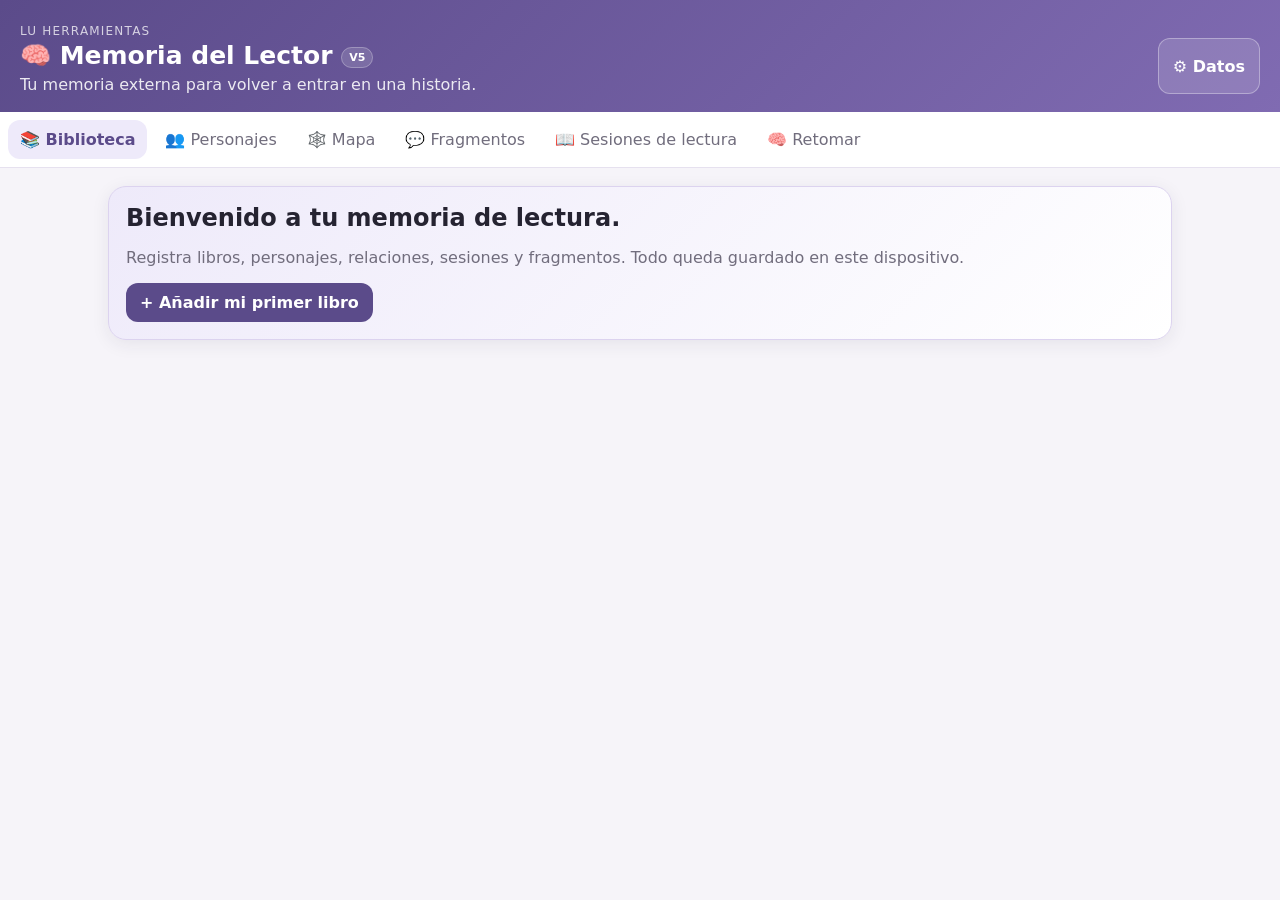
<file: index.html>
<!doctype html>
<html lang="es">
<head>
<meta charset="utf-8"><meta name="viewport" content="width=device-width,initial-scale=1,viewport-fit=cover">
<meta name="theme-color" content="#5b4b8a"><link rel="manifest" href="manifest.webmanifest"><link rel="icon" href="icon.svg">
<link rel="stylesheet" href="styles.css?v=7.6.3"><title>Memoria del Lector V5</title>
</head>
<body>
<header class="top"><div><div class="eyebrow">Lu Herramientas</div><h1>🧠 Memoria del Lector <span class="version">V5</span></h1><p>Tu memoria externa para volver a entrar en una historia.</p></div><div class="actions"><button id="dataBtn" class="ghost">⚙️ Datos</button><button id="installBtn" class="ghost hidden">Instalar</button></div></header>
<nav class="tabs" id="tabs"><button data-view="home" class="active">📚 Biblioteca</button><button data-view="characters">👥 Personajes</button><button data-view="map">🕸️ Mapa</button><button data-view="quotes">💬 Fragmentos</button><button data-view="sessions">📖 Sesiones de lectura</button><button data-view="recap">🧠 Retomar</button></nav>
<main id="app"></main>
<div id="modal" class="modal hidden"><div class="modal-card"><button class="close" id="closeModal">×</button><div id="modalBody"></div></div></div>
<div id="toast" class="toast hidden"></div>
<script src="app.js"></script><script src="map-labels.js"></script><script src="map-neural-link.js?v=7.6.3"></script><script src="backup.js"></script><script src="duplicate-manager.js"></script><script src="character-name-guard.js"></script><script src="relationship-guard.js"></script><script src="delete-manager.js"></script><script src="session-manager.js"></script><script src="session-delete.js?v=1"></script><script src="cover-manager.js"></script><script src="fragment-manager.js?v=1"></script><script src="session-date.js?v=1"></script><script src="mobile-map-fullscreen.js?v=7.6.3"></script>
<script>
(function(){
  function openMapFromHash(){if(location.hash==='#map'){const btn=document.querySelector('#tabs button[data-view="map"]');if(btn){btn.click();return true}}return false}
  window.addEventListener('load',function(){if('serviceWorker' in navigator){navigator.serviceWorker.register('./sw.js',{scope:'./'}).then(function(reg){if(reg.waiting)reg.waiting.postMessage({type:'SKIP_WAITING'})}).catch(function(e){console.error(e)})}setTimeout(openMapFromHash,80)});
  window.addEventListener('hashchange',openMapFromHash);
})();
</script>
</body></html>
</file>
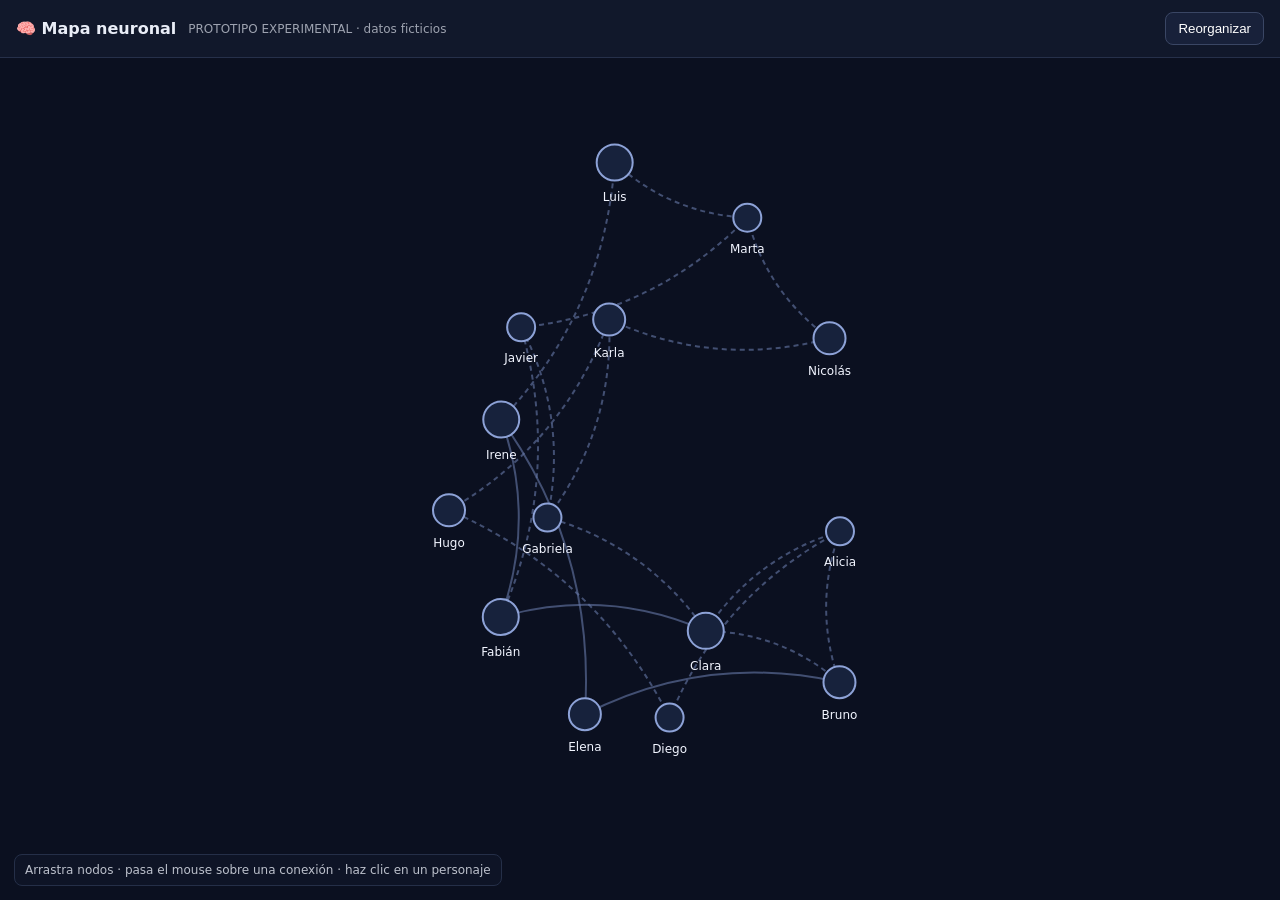
<file: neural-map-prototype.html>
<!doctype html>
<html lang="es">
<head>
<meta charset="utf-8">
<meta name="viewport" content="width=device-width,initial-scale=1">
<title>🧠 Mapa neuronal — prototipo</title>
<style>
*{box-sizing:border-box}html,body{margin:0;height:100%;font-family:system-ui,-apple-system,Segoe UI,sans-serif;background:#0b1020;color:#e9edf7}body{overflow:hidden}.top{height:58px;display:flex;align-items:center;gap:12px;padding:0 16px;background:#11182b;border-bottom:1px solid #26304a}.top h1{font-size:16px;margin:0}.top span{font-size:12px;opacity:.65}.top button{margin-left:auto;border:1px solid #3a4664;background:#18213a;color:#fff;border-radius:8px;padding:8px 12px;cursor:pointer}.wrap{height:calc(100% - 58px);position:relative}svg{width:100%;height:100%;display:block;touch-action:none}.edge{fill:none;stroke:#6576a5;stroke-width:2;opacity:.62}.edge.bi{stroke-dasharray:5 4}.node{cursor:grab}.node:active{cursor:grabbing}.node circle{fill:#17223c;stroke:#8da2d7;stroke-width:2}.node text{fill:#f2f5ff;font-size:12px;pointer-events:none;text-anchor:middle;dominant-baseline:central}.node.selected circle{stroke:#fff;stroke-width:3;filter:drop-shadow(0 0 8px rgba(150,180,255,.75))}.node.dim,.edge.dim{opacity:.13}.tooltip{position:absolute;display:none;max-width:240px;padding:9px 11px;border:1px solid #3c4b70;background:#151e35;border-radius:9px;box-shadow:0 8px 30px #0008;font-size:13px;pointer-events:none}.tooltip strong{display:block;margin-bottom:4px}.hint{position:absolute;left:14px;bottom:14px;padding:8px 10px;border-radius:8px;background:#11182bcc;border:1px solid #2c3753;font-size:12px;opacity:.8}
</style>
</head>
<body>
<div class="top"><h1>🧠 Mapa neuronal</h1><span>PROTOTIPO EXPERIMENTAL · datos ficticios</span><button id="reset">Reorganizar</button></div>
<div class="wrap"><svg id="graph" aria-label="Prototipo de red neuronal"></svg><div id="tip" class="tooltip"></div><div class="hint">Arrastra nodos · pasa el mouse sobre una conexión · haz clic en un personaje</div></div>
<script>
const svg=document.getElementById('graph'), tip=document.getElementById('tip');
const names=['Alicia','Bruno','Clara','Diego','Elena','Fabián','Gabriela','Hugo','Irene','Javier','Karla','Luis','Marta','Nicolás'];
const links=[
 [0,1,'amigo/a de','bi'],[0,2,'colega de','bi'],[0,3,'hermano de','bi'],[1,2,'amigo/a de','bi'],[1,4,'jefe de','dir'],[2,5,'profesor/a de','dir'],[2,6,'amigo/a de','bi'],[3,7,'rival de','bi'],[4,8,'empleado/a de','dir'],[5,8,'mentor de','dir'],[5,9,'amigo/a de','bi'],[6,9,'colega de','bi'],[6,10,'enemigo/a de','bi'],[7,10,'amigo/a de','bi'],[8,11,'conocido/a de','bi'],[9,12,'pareja de','bi'],[10,13,'socio/a de','bi'],[11,12,'amigo/a de','bi'],[12,13,'colega de','bi']
];
let W=0,H=0,nodes=[],selected=null,drag=null;
function size(){const r=svg.getBoundingClientRect();W=r.width;H=r.height}
function init(){size();nodes=names.map((name,i)=>({id:i,name,x:W*.5+Math.cos(i/names.length*Math.PI*2)*Math.min(W,H)*.25,y:H*.5+Math.sin(i/names.length*Math.PI*2)*Math.min(W,H)*.25,vx:0,vy:0,r:14+(i%3)*2}));render();for(let i=0;i<260;i++)tick(.45);render()}
function tick(dt){for(const a of nodes){if(a===drag)continue;a.vx*=.88;a.vy*=.88;a.vx+=(W/2-a.x)*.0009*dt;a.vy+=(H/2-a.y)*.0009*dt;for(const b of nodes){if(a===b)continue;let dx=a.x-b.x,dy=a.y-b.y,d2=dx*dx+dy*dy+80, f=15000/d2;a.vx+=dx*f*dt/Math.max(W,400);a.vy+=dy*f*dt/Math.max(H,300)}}for(const l of links){const a=nodes[l[0]],b=nodes[l[1]],dx=b.x-a.x,dy=b.y-a.y,d=Math.hypot(dx,dy)||1,f=(d-145)*.0018*dt;a.vx+=dx/d*f;a.vy+=dy/d*f;b.vx-=dx/d*f;b.vy-=dy/d*f}for(const a of nodes){if(a===drag)continue;a.x+=a.vx*dt;a.y+=a.vy*dt;a.x=Math.max(35,Math.min(W-35,a.x));a.y=Math.max(35,Math.min(H-35,a.y))}}
function path(a,b){const dx=b.x-a.x,dy=b.y-a.y,mx=(a.x+b.x)/2,my=(a.y+b.y)/2,off=Math.min(55,Math.hypot(dx,dy)*.18);const nx=-dy/(Math.hypot(dx,dy)||1),ny=dx/(Math.hypot(dx,dy)||1);return `M${a.x},${a.y} Q${mx+nx*off},${my+ny*off} ${b.x},${b.y}`}
function render(){svg.innerHTML='';const g=document.createElementNS('http://www.w3.org/2000/svg','g');for(const l of links){const p=document.createElementNS('http://www.w3.org/2000/svg','path');p.classList.add('edge');if(l[3]==='bi')p.classList.add('bi');p.setAttribute('d',path(nodes[l[0]],nodes[l[1]]));p.dataset.i=links.indexOf(l);p.addEventListener('mouseenter',edgeEnter);p.addEventListener('mouseleave',()=>tip.style.display='none');g.appendChild(p)}svg.appendChild(g);for(const n of nodes){const ng=document.createElementNS('http://www.w3.org/2000/svg','g');ng.classList.add('node');if(selected!==null&&selected!==n.id)ng.classList.add('dim');if(selected===n.id)ng.classList.add('selected');ng.setAttribute('transform',`translate(${n.x},${n.y})`);const c=document.createElementNS('http://www.w3.org/2000/svg','circle');c.setAttribute('r',n.r);ng.appendChild(c);const t=document.createElementNS('http://www.w3.org/2000/svg','text');t.textContent=n.name; t.setAttribute('y',n.r+17);ng.appendChild(t);ng.addEventListener('mousedown',e=>startDrag(e,n));ng.addEventListener('click',e=>{if(Math.abs(e.clientX-(n._sx||e.clientX))<5){selected=selected===n.id?null:n.id;render()}});svg.appendChild(ng)}}
function edgeEnter(e){const l=links[+e.currentTarget.dataset.i],rel=l[2];tip.innerHTML=`<strong>${nodes[l[0]].name} ↔ ${nodes[l[1]].name}</strong>${rel}`;tip.style.display='block';const r=svg.getBoundingClientRect();tip.style.left=Math.min(e.clientX-r.left+12,W-250)+'px';tip.style.top=Math.min(e.clientY-r.top+12,H-80)+'px';e.currentTarget.classList.remove('dim')}
function startDrag(e,n){n._sx=e.clientX;n._sy=e.clientY;drag=n;const move=ev=>{const r=svg.getBoundingClientRect();n.x=Math.max(25,Math.min(W-25,ev.clientX-r.left));n.y=Math.max(25,Math.min(H-25,ev.clientY-r.top));render()};const up=()=>{drag=null;window.removeEventListener('mousemove',move);window.removeEventListener('mouseup',up)};window.addEventListener('mousemove',move);window.addEventListener('mouseup',up)}
document.getElementById('reset').onclick=()=>{init()};window.addEventListener('resize',()=>{size();render()});init();
</script>
</body>
</html>
</file>
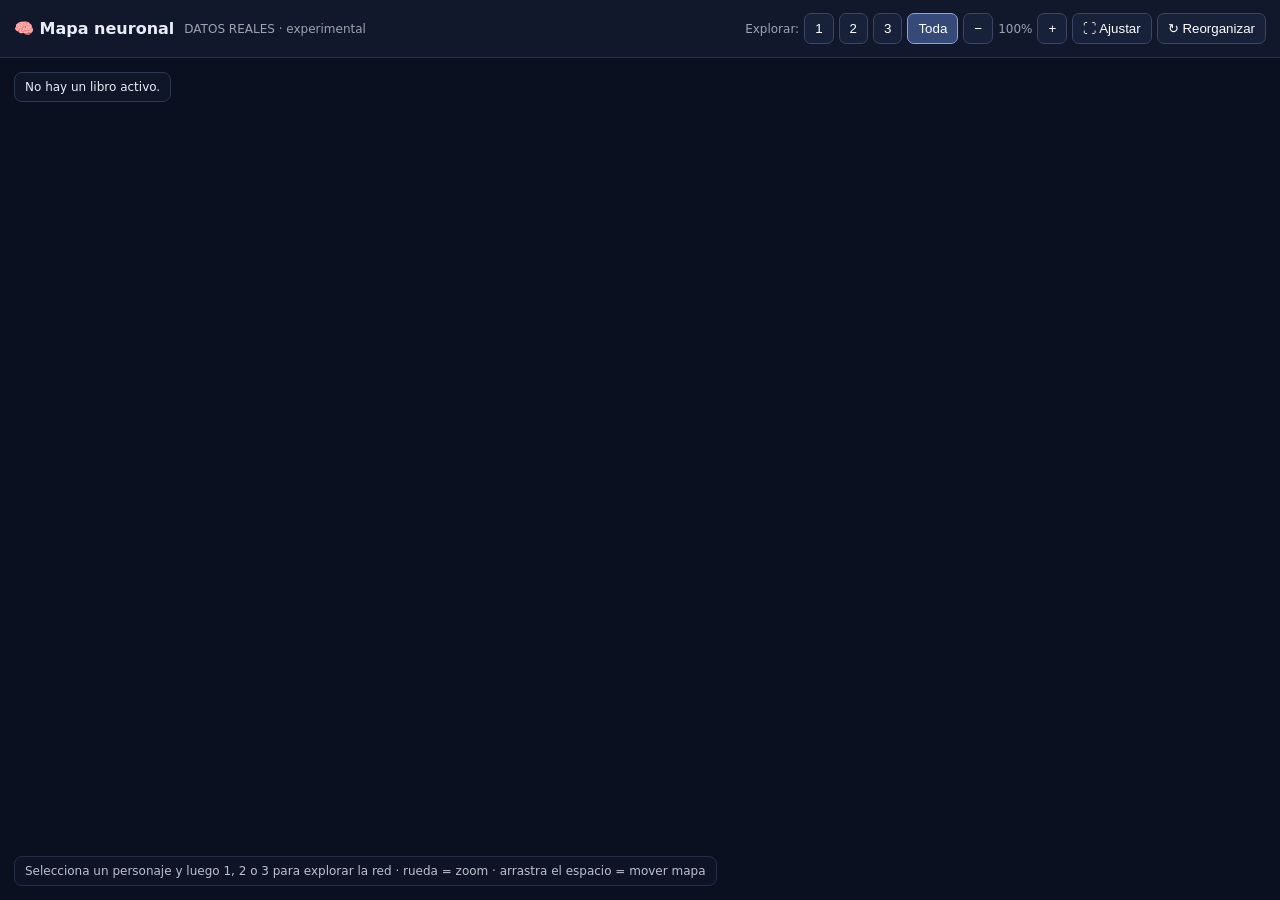
<file: neural-map-real-64.html>
<!doctype html><html lang="es"><head><meta charset="utf-8"><meta name="viewport" content="width=device-width,initial-scale=1"><title>🧠 Mapa neuronal — exploración por niveles</title><style>*{box-sizing:border-box}html,body{margin:0;height:100%;font-family:system-ui;background:#0b1020;color:#e9edf7}body{overflow:hidden}.top{height:58px;display:flex;align-items:center;gap:10px;padding:0 14px;background:#11182b;border-bottom:1px solid #26304a}.top h1{font-size:16px;margin:0}.top span{font-size:12px;opacity:.65}.controls{margin-left:auto;display:flex;align-items:center;gap:5px;flex-wrap:wrap}.controls button{border:1px solid #3a4664;background:#18213a;color:#fff;border-radius:7px;padding:7px 10px;cursor:pointer}.controls button.active{background:#354a78;border-color:#8da2d7}.wrap{height:calc(100% - 58px);position:relative;overflow:hidden}svg{width:100%;height:100%;display:block;touch-action:none;cursor:grab}.edge{fill:none;stroke:#6576a5;stroke-width:2;opacity:.62}.edge.dim,.node.dim{opacity:.10}.edge.focus{stroke:#a9b9ef;stroke-width:3;opacity:.95}.edge.bi{stroke-dasharray:5 4}.node{cursor:grab}.node circle{fill:#17223c;stroke:#8da2d7;stroke-width:2}.node text{fill:#f2f5ff;font-size:12px;text-anchor:middle;pointer-events:none}.node.selected circle{stroke:#fff;stroke-width:3}.tooltip{position:absolute;display:none;max-width:330px;padding:10px 12px;border:1px solid #3c4b70;background:#151e35;border-radius:9px;box-shadow:0 8px 30px #0008;font-size:13px;line-height:1.35;pointer-events:none;z-index:5}.tooltip strong{display:block;margin-bottom:5px}.description{white-space:pre-wrap;margin:5px 0}.meta{opacity:.78}.status,.hint{position:absolute;left:14px;padding:7px 10px;border-radius:8px;background:#11182bcc;border:1px solid #2c3753;font-size:12px;pointer-events:none}.status{top:14px}.hint{bottom:14px;opacity:.8}</style></head><body><div class="top"><h1>🧠 Mapa neuronal</h1><span id="bookInfo">DATOS REALES · experimental</span><div class="controls"><span>Explorar:</span><button data-depth="1">1</button><button data-depth="2">2</button><button data-depth="3">3</button><button data-depth="all" class="active">Toda</button><button id="minus">−</button><span id="zoom">100%</span><button id="plus">+</button><button id="fit">⛶ Ajustar</button><button id="reset">↻ Reorganizar</button></div></div><div class="wrap" id="wrap"><svg id="graph"><defs><marker id="arrow" viewBox="0 0 10 10" refX="9" refY="5" markerWidth="7" markerHeight="7" orient="auto"><path d="M0 0L10 5L0 10z" fill="#8da2d7"/></marker></defs><g id="world"></g></svg><div id="tip" class="tooltip"></div><div id="status" class="status"></div><div class="hint">Selecciona un personaje y luego 1, 2 o 3 para explorar la red · rueda = zoom · arrastra el espacio = mover mapa</div></div><script>
const KEY='memoriaLector.v1',NS='http://www.w3.org/2000/svg';const svg=document.getElementById('graph'),world=document.getElementById('world'),tip=document.getElementById('tip'),wrap=document.getElementById('wrap'),status=document.getElementById('status'),bookInfo=document.getElementById('bookInfo'),zoomEl=document.getElementById('zoom');let W=0,H=0,nodes=[],edges=[],selected=null,depth='all',scale=1,pan={x:0,y:0},drag=null;
function load(){try{return JSON.parse(localStorage.getItem(KEY)||'null')||{books:[],activeBookId:null}}catch{return {books:[],activeBookId:null}}}function book(){const s=load();return s.books.find(b=>b.id===s.activeBookId)}function esc(s){return String(s??'').replace(/[&<>"']/g,c=>({'&':'&amp;','<':'&lt;','>':'&gt;','"':'&quot;',"'":'&#039;'}[c]))}function name(id){return nodes.find(n=>n.id===id)?.name||'?'}function size(){const r=svg.getBoundingClientRect();W=r.width;H=r.height}function update(){world.setAttribute('transform',`translate(${pan.x} ${pan.y}) scale(${scale})`);zoomEl.textContent=Math.round(scale*100)+'%'}
function build(){const b=book();if(!b){nodes=[];edges=[];status.textContent='No hay un libro activo.';render();return}const chars=b.characters||[],rels=b.relationships||[];bookInfo.textContent=(b.title||'Libro activo')+' · DATOS REALES · experimental';status.textContent=`${chars.length} personajes · ${rels.length} relaciones`;nodes=chars.map((c,i)=>({id:c.id,name:c.name||'?',short:c.shortName||'',description:c.description||'',first:c.firstChapter||'',x:W/2+Math.cos(i/chars.length*Math.PI*2)*Math.min(W,H)*.28,y:H/2+Math.sin(i/chars.length*Math.PI*2)*Math.min(W,H)*.28,r:14+Math.min(7,rels.filter(r=>r.from===c.id||r.to===c.id).length),vx:0,vy:0}));const map=new Map();for(const r of rels){const key=[r.from,r.to].sort().join('::');if(!map.has(key))map.set(key,[]);const items=Array.isArray(r.items)&&r.items.length?r.items:(r.types||[]).map(label=>({label,mode:'directed'}));map.get(key).push(...items.map(it=>({from:r.from,to:r.to,label:it.label||'otra relación',mode:it.mode||'directed'})))}edges=[...map].map(([k,relations])=>{const [a,b]=k.split('::');return{a,b,relations}});scale=1;pan={x:0,y:0};selected=null;setDepth('all');simulate();fit()}
function simulate(){for(let z=0;z<180;z++){for(const a of nodes){a.vx*=.88;a.vy*=.88;for(const b of nodes){if(a===b)continue;let dx=a.x-b.x,dy=a.y-b.y,d2=dx*dx+dy*dy+100,f=12000/d2;a.vx+=dx*f; a.vy+=dy*f}a.vx+=(W/2-a.x)*.001;a.vy+=(H/2-a.y)*.001}for(const e of edges){const a=nodes.find(n=>n.id===e.a),b=nodes.find(n=>n.id===e.b);if(!a||!b)continue;let dx=b.x-a.x,dy=b.y-a.y,d=Math.hypot(dx,dy)||1,f=(d-150)*.002;a.vx+=dx/d*f;a.vy+=dy/d*f;b.vx-=dx/d*f;b.vy-=dy/d*f}for(const n of nodes){n.x=Math.max(30,Math.min(W-30,n.x+n.vx));n.y=Math.max(30,Math.min(H-30,n.y+n.vy))}}render()}
function neighbors(id){const s=new Set();for(const e of edges)if(e.a===id)s.add(e.b);else if(e.b===id)s.add(e.a);return s}function within(start,d){const seen=new Set([start]),q=[[start,0]];while(q.length){const[id,lv]=q.shift();if(lv>=d)continue;for(const n of neighbors(id))if(!seen.has(n)){seen.add(n);q.push([n,lv+1])}}return seen}function visible(id){if(selected===null||depth==='all')return true;return within(selected,+depth).has(id)}function edgeVisible(e){return selected===null||depth==='all'||visible(e.a)||visible(e.b)}
function path(a,b){const dx=b.x-a.x,dy=b.y-a.y,d=Math.hypot(dx,dy)||1,mx=(a.x+b.x)/2,my=(a.y+b.y)/2,off=Math.min(55,d*.18),nx=-dy/d,ny=dx/d;return`M${a.x},${a.y}Q${mx+nx*off},${my+ny*off} ${b.x},${b.y}`}function render(){world.innerHTML='';const eg=document.createElementNS(NS,'g');edges.forEach((e,i)=>{const a=nodes.find(n=>n.id===e.a),b=nodes.find(n=>n.id===e.b);if(!a||!b)return;const p=document.createElementNS(NS,'path');p.classList.add('edge');const dirs=e.relations.filter(r=>r.mode==='directed');if(!dirs.length)p.classList.add('bi');if(dirs.some(r=>r.from===e.a&&r.to===e.b))p.setAttribute('marker-end','url(#arrow)');if(dirs.some(r=>r.from===e.b&&r.to===e.a))p.setAttribute('marker-start','url(#arrow)');if(!edgeVisible(e))p.classList.add('dim');if(selected!==null&&edgeVisible(e))p.classList.add('focus');p.setAttribute('d',path(a,b));p.dataset.i=i;p.onmouseenter=edgeEnter;p.onmouseleave=()=>tip.style.display='none';eg.appendChild(p)});world.appendChild(eg);nodes.forEach(n=>{const g=document.createElementNS(NS,'g');g.classList.add('node');if(!visible(n.id))g.classList.add('dim');if(n.id===selected)g.classList.add('selected');g.setAttribute('transform',`translate(${n.x},${n.y})`);const c=document.createElementNS(NS,'circle');c.setAttribute('r',n.r);g.appendChild(c);const t=document.createElementNS(NS,'text');t.textContent=n.short||n.name;t.setAttribute('y',n.r+17);g.appendChild(t);g.onmouseenter=e=>nodeEnter(e,n);g.onmouseleave=()=>tip.style.display='none';g.onpointerdown=e=>startDrag(e,n);world.appendChild(g)}) ;update()}
function nodeEnter(e,n){tip.innerHTML=`<strong>${esc(n.name)}</strong>`+(n.description.trim()?`<div class="description">${esc(n.description)}</div>`:'')+(n.first?`<div class="meta">Primera aparición: ${esc(n.first)}</div>`:'');tip.style.display='block';place(e)}function edgeEnter(e){const ed=edges[+e.currentTarget.dataset.i];tip.innerHTML=ed.relations.map(r=>`<div><strong>${esc(name(r.from))} ${r.mode==='symmetric'?'↔':'→'} ${esc(name(r.to))}</strong><div>• ${esc(r.label)}</div></div>`).join('');tip.style.display='block';place(e)}function place(e){const r=wrap.getBoundingClientRect();tip.style.left=Math.min(W-340,Math.max(8,e.clientX-r.left+12))+'px';tip.style.top=Math.min(H-150,Math.max(8,e.clientY-r.top+12))+'px'}
function startDrag(e,n){e.stopPropagation();const sx=e.clientX,sy=e.clientY,ox=n.x,oy=n.y;n._moved=false;const move=ev=>{n._moved=true;const r=svg.getBoundingClientRect();n.x=ox+(ev.clientX-sx)/scale;n.y=oy+(ev.clientY-sy)/scale;render()};const up=ev=>{window.removeEventListener('pointermove',move);window.removeEventListener('pointerup',up);if(Math.hypot(ev.clientX-sx,ev.clientY-sy)<5){selected=selected===n.id?null:n.id;render()}};window.addEventListener('pointermove',move);window.addEventListener('pointerup',up)}function setDepth(d){depth=d;document.querySelectorAll('[data-depth]').forEach(b=>b.classList.toggle('active',b.dataset.depth===d));render()}function fit(){if(!nodes.length)return;let xs=nodes.map(n=>n.x),ys=nodes.map(n=>n.y),minX=Math.min(...xs),maxX=Math.max(...xs),minY=Math.min(...ys),maxY=Math.max(...ys);scale=Math.max(.35,Math.min(2.5,Math.min((W-100)/(maxX-minX+40),(H-100)/(maxY-minY+40))));pan.x=W/2-(minX+maxX)/2*scale;pan.y=H/2-(minY+maxY)/2*scale;update()}
for(const b of document.querySelectorAll('[data-depth]'))b.onclick=()=>setDepth(b.dataset.depth);document.getElementById('minus').onclick=()=>{scale=Math.max(.35,scale*.85);update()};document.getElementById('plus').onclick=()=>{scale=Math.min(2.5,scale*1.18);update()};document.getElementById('fit').onclick=fit;document.getElementById('reset').onclick=build;svg.onwheel=e=>{e.preventDefault();scale=Math.max(.35,Math.min(2.5,scale*(e.deltaY<0?1.12:.89)));update()};let ps=null;svg.onpointerdown=e=>{if(e.target!==svg)return;ps={x:e.clientX,y:e.clientY,px:pan.x,py:pan.y};const mv=v=>{pan.x=ps.px+v.clientX-ps.x;pan.y=ps.py+v.clientY-ps.y;update()};const up=()=>{window.removeEventListener('pointermove',mv);window.removeEventListener('pointerup',up)};window.addEventListener('pointermove',mv);window.addEventListener('pointerup',up)};window.onresize=()=>{size();fit()};size();build();
</script></body></html>
</file>
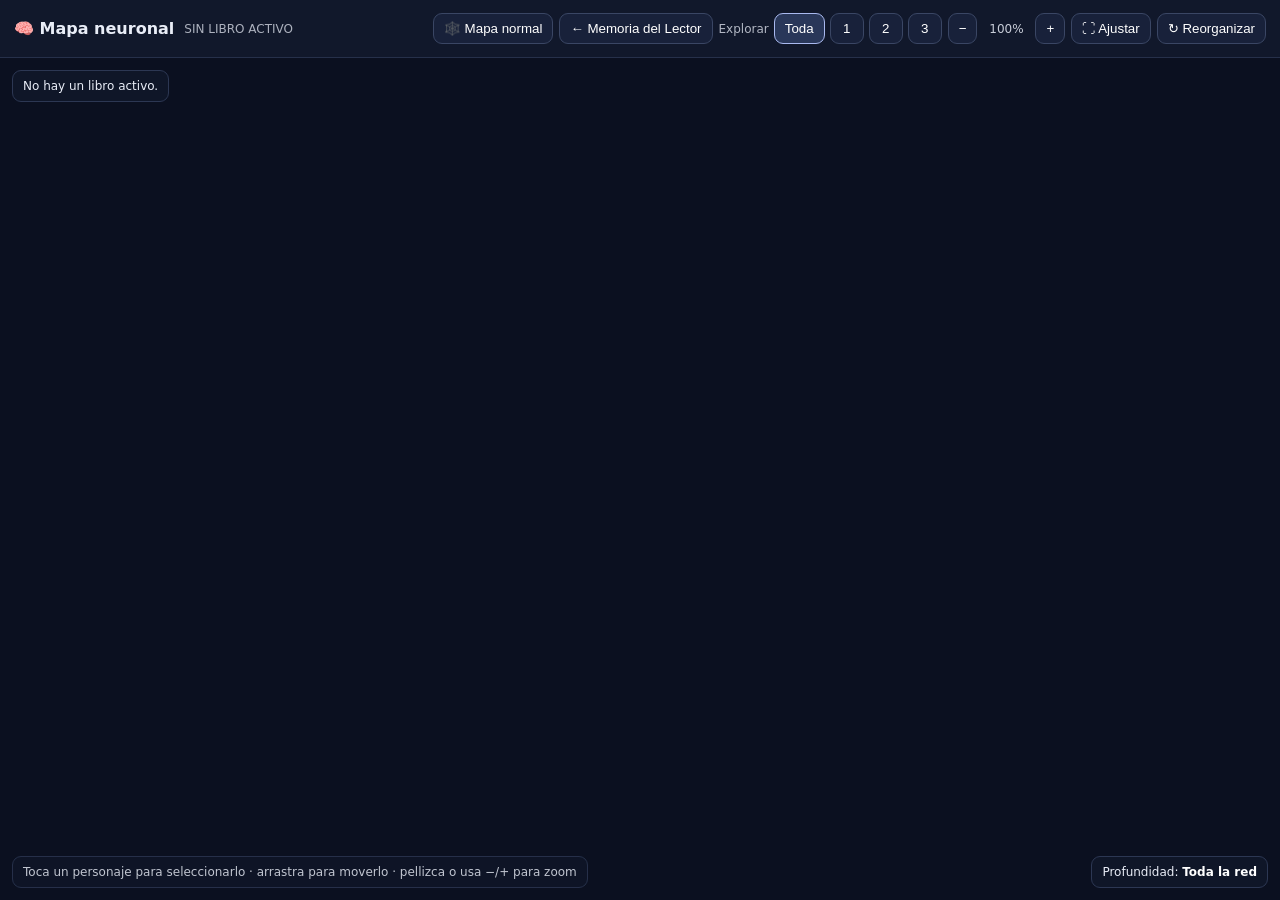
<file: neural-map-real.html>
<!doctype html><html lang="es"><head><meta charset="utf-8"><meta name="viewport" content="width=device-width,initial-scale=1,viewport-fit=cover"><meta name="theme-color" content="#0b1020"><title>🧠 Mapa neuronal</title><style>*{box-sizing:border-box}html,body{margin:0;height:100%;overflow:hidden;font-family:system-ui,-apple-system,Segoe UI,sans-serif;background:#0b1020;color:#e9edf7}.top{min-height:58px;display:flex;align-items:center;gap:10px;padding:8px 14px;background:#11182b;border-bottom:1px solid #26304a}.top h1{font-size:16px;margin:0;white-space:nowrap}.top>span{font-size:12px;opacity:.72}.controls{margin-left:auto;display:flex;align-items:center;gap:6px;flex-wrap:wrap;justify-content:flex-end}.top button{border:1px solid #3a4664;background:#18213a;color:#fff;border-radius:9px;padding:7px 10px;cursor:pointer;white-space:nowrap}.top button.active{border-color:#a9b9ef;background:#293759}.readout{min-width:46px;text-align:center;font-size:12px;opacity:.85}.wrap{height:calc(100% - 58px);position:relative;overflow:hidden}svg{width:100%;height:100%;display:block;touch-action:none;cursor:grab}.panning svg{cursor:grabbing}.edge{fill:none;stroke:#6576a5;stroke-width:2;opacity:.62}.edge.dim{opacity:.10}.edge.focus{stroke:#a9b9ef;stroke-width:3;opacity:.95}.node{cursor:pointer}.node circle{fill:#17223c;stroke:#8da2d7;stroke-width:2}.node text{fill:#f2f5ff;font-size:12px;pointer-events:none;text-anchor:middle;paint-order:stroke;stroke:#0b1020;stroke-width:3px;stroke-linejoin:round}.node.selected circle{stroke:#fff;stroke-width:3;filter:drop-shadow(0 0 8px rgba(150,180,255,.75))}.node.dim{opacity:.14}.tooltip,.status,.hint,.depth{position:absolute;padding:8px 10px;border-radius:9px;background:#11182bcc;border:1px solid #2c3753;font-size:12px;pointer-events:none}.tooltip{display:none;max-width:320px;line-height:1.35;background:#151e35;box-shadow:0 8px 30px #0008;z-index:5}.tooltip strong{display:block;margin-bottom:4px}.tooltip .description{white-space:pre-wrap;margin:4px 0}.status{left:12px;top:12px}.hint{left:12px;bottom:12px;opacity:.82}.depth{right:12px;bottom:12px;text-align:right}.depth strong{color:#fff}.depthBtns{display:flex;gap:5px;align-items:center}.depthBtns span{font-size:12px;opacity:.75}.depthBtn{min-width:34px}.depthBtn.active{border-color:#a9b9ef!important;background:#293759!important}@media(max-width:700px){.top{display:block;padding:8px 10px}.top h1{display:inline-block;font-size:15px;margin-right:5px}.top>span{font-size:11px}.controls{margin-top:7px;justify-content:flex-start;gap:5px}.top button{padding:7px 8px;font-size:12px}.depthBtns span{display:none}.wrap{height:calc(100% - 96px)}.hint{left:8px;right:8px;bottom:8px;font-size:11px}.depth{right:8px;bottom:8px;max-width:52%;font-size:11px}.status{left:8px;top:8px;font-size:11px}}@media(max-width:430px){.top>span{display:block;white-space:nowrap;overflow:hidden;text-overflow:ellipsis}.controls{gap:4px}.top button{padding:6px 7px;font-size:11px}.wrap{height:calc(100% - 120px)}}</style></head><body><div class="top"><h1>🧠 Mapa neuronal</h1><span id="bookInfo">DATOS REALES</span><div class="controls"><button id="normalMap">🕸️ Mapa normal</button><button id="mainApp">← Memoria del Lector</button><div class="depthBtns"><span>Explorar</span><button class="depthBtn active" data-depth="0">Toda</button><button class="depthBtn" data-depth="1">1</button><button class="depthBtn" data-depth="2">2</button><button class="depthBtn" data-depth="3">3</button></div><button id="minus">−</button><span id="zoomReadout" class="readout">100%</span><button id="plus">+</button><button id="fit">⛶ Ajustar</button><button id="reset">↻ Reorganizar</button></div></div><div class="wrap" id="wrap"><svg id="graph" aria-label="Mapa neuronal de personajes"><defs><marker id="arrowEnd" viewBox="0 0 10 10" refX="9" refY="5" markerWidth="7" markerHeight="7" orient="auto-start-reverse"><path d="M0 0 L10 5 L0 10z" fill="#8da2d7"/></marker></defs><g id="world"></g></svg><div id="tip" class="tooltip"></div><div id="status" class="status"></div><div class="hint">Toca un personaje para seleccionarlo · arrastra para moverlo · pellizca o usa −/+ para zoom</div><div class="depth">Profundidad: <strong id="depthInfo">Toda la red</strong><br><span id="visibleInfo"></span></div></div><script>
const KEY='memoriaLector.v1',NS='http://www.w3.org/2000/svg',svg=document.getElementById('graph'),world=document.getElementById('world'),wrap=document.getElementById('wrap'),tip=document.getElementById('tip'),status=document.getElementById('status'),bookInfo=document.getElementById('bookInfo'),zoomReadout=document.getElementById('zoomReadout'),depthInfo=document.getElementById('depthInfo'),visibleInfo=document.getElementById('visibleInfo');let W=0,H=0,nodes=[],edges=[],selected=null,depth=0,scale=1,pan={x:0,y:0},drag=null,panStart=null,pointers=new Map(),pinch=null;
function load(){try{return JSON.parse(localStorage.getItem(KEY)||'null')||{books:[],activeBookId:null}}catch(e){return{books:[],activeBookId:null}}}function activeBook(){const s=load();return s.books.find(b=>b.id===s.activeBookId)||null}function esc(s){return String(s??'').replace(/[&<>\"']/g,c=>({'&':'&amp;','<':'&lt;','>':'&gt;','\"':'&quot;',"'":'&#039;'}[c]))}function size(){const r=svg.getBoundingClientRect();W=r.width;H=r.height}function label(n){const raw=String(n.short||n.name||'?').trim(),max=W<460?13:W<820?17:24;return raw.length>max?raw.slice(0,max-1).trimEnd()+'…':raw}function labelWidth(n){return Math.max(54,Math.min(W<460?110:180,label(n).length*(W<460?6:6.5)+12))}function pair(a,b){return[a,b].sort().join('::')}function updateTransform(){world.setAttribute('transform',`translate(${pan.x} ${pan.y}) scale(${scale})`);zoomReadout.textContent=Math.round(scale*100)+'%'}
function build(){const b=activeBook();if(!b){nodes=[];edges=[];bookInfo.textContent='SIN LIBRO ACTIVO';status.textContent='No hay un libro activo.';render();return}const chars=b.characters||[],rels=b.relationships||[];bookInfo.textContent=(b.title||'Libro activo')+' · '+chars.length+' personajes · '+rels.length+' relaciones';status.textContent=chars.length+' personajes · '+rels.length+' relaciones';nodes=chars.map(c=>({id:c.id,name:c.name||'?',short:c.shortName||'',r:14+Math.min(7,rels.filter(r=>r.from===c.id||r.to===c.id).length),x:0,y:0}));const map=new Map();rels.forEach(r=>{const k=pair(r.from,r.to);if(!map.has(k))map.set(k,[]);const items=Array.isArray(r.items)&&r.items.length?r.items:(Array.isArray(r.types)?r.types.map(label=>({label,mode:'directed'})):[]);map.get(k).push(...items.map(i=>({label:i.label||'relación',mode:i.mode||'directed',from:r.from,to:r.to})))});edges=[...map.entries()].map(([k,rs])=>{const[a,b]=k.split('::');return{a,b,relations:rs,ab:rs.some(r=>r.from===a&&r.to===b),ba:rs.some(r=>r.from===b&&r.to===a),sym:rs.some(r=>r.mode==='symmetric')}});selected=null;depth=0;layoutAll();fit();updateDepth();render()}
function degree(n){return edges.filter(e=>e.a===n.id||e.b===n.id).length}function layoutAll(){size();if(!nodes.length)return;const cx=W/2,cy=H/2,mobile=W<700,base=Math.max(110,Math.min(W,H)*(mobile?.34:.42)),ordered=[...nodes].sort((a,b)=>degree(b)-degree(a)),count=ordered.length;if(count===1){ordered[0].x=cx;ordered[0].y=cy;return}const rings=count<=7?[count]:mobile?[1,6,7,7]:W<900?[1,8,12]:[1,10,12];let idx=0;rings.forEach((cnt,ri)=>{if(idx>=count)return;if(cnt===1){ordered[idx].x=cx;ordered[idx].y=cy;idx++;return}const rad=Math.min(base,Math.max(105,cnt*(Math.max(54,...nodes.map(labelWidth))+18)/(Math.PI*2)));for(let j=0;j<cnt&&idx<count;j++){const a=-Math.PI/2+j*2*Math.PI/cnt+(ri%2?Math.PI/cnt:0),n=ordered[idx++];n.x=cx+Math.cos(a)*rad;n.y=cy+Math.sin(a)*rad*(mobile?1.08:.82)}});separate()}
function separate(){for(let pass=0;pass<40;pass++){let moved=false;for(let i=0;i<nodes.length;i++)for(let j=i+1;j<nodes.length;j++){const a=nodes[i],b=nodes[j],dx=a.x-b.x,dy=a.y-b.y,d=Math.hypot(dx,dy)||.1,min=(a.r+b.r)+Math.max(36,(labelWidth(a)+labelWidth(b))*.38);if(d<min){const p=(min-d)/2,ux=dx/d,uy=dy/d;a.x+=ux*p;b.x-=ux*p;a.y+=uy*p;b.y-=uy*p;moved=true}}for(const n of nodes){const px=18+labelWidth(n)/2;n.x=Math.max(px,Math.min(W-px,n.x));n.y=Math.max(n.r+28,Math.min(H-n.r-24,n.y))}if(!moved)break}}
function adjacency(){const m=new Map(nodes.map(n=>[n.id,[]]));edges.forEach(e=>{m.get(e.a)?.push(e.b);m.get(e.b)?.push(e.a)});return m}function ensureSelection(){if(selected!==null)return;selected=nodes.slice().sort((a,b)=>degree(b)-degree(a))[0]?.id||null}function visible(){if(depth===0)return new Set(nodes.map(n=>n.id));ensureSelection();const adj=adjacency(),seen=new Set([selected]),q=[[selected,0]];while(q.length){const[id,d]=q.shift();if(d>=depth)continue;(adj.get(id)||[]).forEach(x=>{if(!seen.has(x)){seen.add(x);q.push([x,d+1])}})}return seen}function updateDepth(){document.querySelectorAll('.depthBtn').forEach(b=>b.classList.toggle('active',+b.dataset.depth===depth));depthInfo.textContent=depth===0?'Toda la red':depth+' nivel'+(depth>1?'es':'')}
function path(a,b){const dx=b.x-a.x,dy=b.y-a.y,d=Math.hypot(dx,dy)||1,mx=(a.x+b.x)/2,my=(a.y+b.y)/2,nx=-dy/d,ny=dx/d,o=Math.min(46,d*.13);return`M${a.x},${a.y} Q${mx+nx*o},${my+ny*o} ${b.x},${b.y}`}function render(){world.innerHTML='';if(!nodes.length){updateTransform();return}const vis=visible(),eg=document.createElementNS(NS,'g');visibleInfo.textContent=vis.size+'/'+nodes.length+' personajes';edges.forEach((e,i)=>{const a=nodes.find(n=>n.id===e.a),b=nodes.find(n=>n.id===e.b);if(!a||!b)return;const p=document.createElementNS(NS,'path');p.classList.add('edge');p.setAttribute('d',path(a,b));if(e.ab&&!e.ba)p.setAttribute('marker-end','url(#arrowEnd)');if(e.ba&&!e.ab)p.setAttribute('marker-start','url(#arrowEnd)');if(!vis.has(e.a)||!vis.has(e.b))p.classList.add('dim');if(selected&&(e.a===selected||e.b===selected)&&vis.has(e.a)&&vis.has(e.b))p.classList.add('focus');p.dataset.i=i;p.addEventListener('pointerenter',edgeEnter);p.addEventListener('pointerleave',()=>tip.style.display='none');eg.appendChild(p)});world.appendChild(eg);nodes.forEach(n=>{const g=document.createElementNS(NS,'g');g.classList.add('node');if(!vis.has(n.id))g.classList.add('dim');if(selected===n.id)g.classList.add('selected');g.dataset.id=n.id;g.setAttribute('transform',`translate(${n.x},${n.y})`);const c=document.createElementNS(NS,'circle');c.setAttribute('r',n.r);g.appendChild(c);const t=document.createElementNS(NS,'text');t.textContent=label(n);t.setAttribute('y',n.r+18);g.appendChild(t);g.addEventListener('pointerdown',e=>startDrag(e,n,g));g.addEventListener('click',e=>{if(n._moved){n._moved=false;return}selected=selected===n.id?null:n.id;depth=0;updateDepth();render()});g.addEventListener('pointerenter',e=>nodeEnter(e,n));g.addEventListener('pointerleave',()=>tip.style.display='none');world.appendChild(g)});updateTransform()}
function nodeEnter(e,n){const c=activeBook()?.characters?.find(x=>x.id===n.id);tip.innerHTML='<strong>'+esc(c?.name||n.name)+'</strong>'+(c?.description?'<div class="description">'+esc(c.description)+'</div>':'')+(c?.firstChapter?'<div style="opacity:.75">Primera aparición: '+esc(c.firstChapter)+'</div>':'');tip.style.display='block';placeTip(e)}function edgeEnter(e){const ed=edges[+e.currentTarget.dataset.i];tip.innerHTML=ed.relations.map(r=>'<div><strong>'+esc(nameOf(r.from))+' '+(r.mode==='symmetric'?'↔':'→')+' '+esc(nameOf(r.to))+'</strong><div>• '+esc(r.label)+'</div></div>').join('');tip.style.display='block';placeTip(e)}function nameOf(id){return nodes.find(n=>n.id===id)?.name||'?'}function placeTip(e){const r=wrap.getBoundingClientRect();tip.style.left=Math.max(8,Math.min(r.width-320,e.clientX-r.left+12))+'px';tip.style.top=Math.max(8,Math.min(r.height-150,e.clientY-r.top+12))+'px'}
function startDrag(e,n,g){if(e.pointerType==='touch'&&pinch)return;e.stopPropagation();n._moved=false;drag={n,g,sx:e.clientX,sy:e.clientY,lastX:e.clientX,lastY:e.clientY};const move=ev=>{if(!drag||drag.n!==n||pinch)return;const dx=ev.clientX-drag.lastX,dy=ev.clientY-drag.lastY;if(Math.hypot(ev.clientX-drag.sx,ev.clientY-drag.sy)>5)n._moved=true;n.x+=dx/scale;n.y+=dy/scale;drag.lastX=ev.clientX;drag.lastY=ev.clientY;g.setAttribute('transform',`translate(${n.x},${n.y})`);updateEdgesOnly()};const up=()=>{drag=null;window.removeEventListener('pointermove',move);window.removeEventListener('pointerup',up)};window.addEventListener('pointermove',move);window.addEventListener('pointerup',up,{once:true})}
function updateEdgesOnly(){world.querySelectorAll('.edge').forEach((p,i)=>{const e=edges[i],a=nodes.find(n=>n.id===e.a),b=nodes.find(n=>n.id===e.b);if(a&&b)p.setAttribute('d',path(a,b))})}
function startPan(e){if(e.target!==svg||pinch)return;e.preventDefault();panStart={sx:e.clientX,sy:e.clientY,px:pan.x,py:pan.y};wrap.classList.add('panning');const move=ev=>{if(!panStart||pinch)return;pan.x=panStart.px+ev.clientX-panStart.sx;pan.y=panStart.py+ev.clientY-panStart.sy;updateTransform()};const up=()=>{panStart=null;wrap.classList.remove('panning');window.removeEventListener('pointermove',move);window.removeEventListener('pointerup',up)};window.addEventListener('pointermove',move);window.addEventListener('pointerup',up,{once:true})}
function zoomAt(f,cx=W/2,cy=H/2){const old=scale,next=Math.max(.35,Math.min(2.5,old*f));if(next===old)return;const r=svg.getBoundingClientRect(),x=cx-r.left,y=cy-r.top;pan.x=x-(x-pan.x)*(next/old);pan.y=y-(y-pan.y)*(next/old);scale=next;updateTransform()}function fit(){if(!nodes.length){updateTransform();return}let minX=Infinity,minY=Infinity,maxX=-Infinity,maxY=-Infinity;nodes.forEach(n=>{const w=labelWidth(n)/2;minX=Math.min(minX,n.x-n.r-w);maxX=Math.max(maxX,n.x+n.r+w);minY=Math.min(minY,n.y-n.r-20);maxY=Math.max(maxY,n.y+n.r+20)});const bw=Math.max(1,maxX-minX),bh=Math.max(1,maxY-minY),m=58;scale=Math.max(.35,Math.min(2.5,Math.min((W-2*m)/bw,(H-2*m)/bh)));pan.x=W/2-(minX+maxX)/2*scale;pan.y=H/2-(minY+maxY)/2*scale;updateTransform()}
svg.addEventListener('pointerdown',e=>{if(e.pointerType!=='touch')return;pointers.set(e.pointerId,e);if(pointers.size===2){const p=[...pointers.values()],a=p[0],b=p[1];pinch={d:Math.max(1,Math.hypot(a.clientX-b.clientX,a.clientY-b.clientY)),z:scale,px:pan.x,py:pan.y,cx:(a.clientX+b.clientX)/2,cy:(a.clientY+b.clientY)/2};e.preventDefault()}else startPan(e)},{passive:false});svg.addEventListener('pointermove',e=>{if(e.pointerType!=='touch'||!pointers.has(e.pointerId)||!pinch)return;pointers.set(e.pointerId,e);const p=[...pointers.values()],a=p[0],b=p[1],d=Math.max(1,Math.hypot(a.clientX-b.clientX,a.clientY-b.clientY)),cx=(a.clientX+b.clientX)/2,cy=(a.clientY+b.clientY)/2,r=svg.getBoundingClientRect(),x=pinch.cx-r.left,y=pinch.cy-r.top,nz=Math.max(.35,Math.min(2.5,pinch.z*d/pinch.d));pan.x=x-(x-pinch.px)*(nz/pinch.z)+(cx-pinch.cx);pan.y=y-(y-pinch.py)*(nz/pinch.z)+(cy-pinch.cy);scale=nz;updateTransform();e.preventDefault()},{passive:false});function endTouch(e){if(e.pointerType!=='touch')return;pointers.delete(e.pointerId);if(pointers.size<2)pinch=null}svg.addEventListener('pointerup',endTouch);svg.addEventListener('pointercancel',endTouch);
document.querySelectorAll('.depthBtn').forEach(btn=>btn.onclick=()=>{const d=+btn.dataset.depth;if(d>0)ensureSelection();depth=d;updateDepth();render()});document.getElementById('minus').onclick=()=>zoomAt(.85);document.getElementById('plus').onclick=()=>zoomAt(1.18);document.getElementById('fit').onclick=fit;document.getElementById('reset').onclick=()=>{layoutAll();fit();render()};document.getElementById('normalMap').onclick=()=>{sessionStorage.removeItem('memoriaLector.mapFullscreen');location.href='index.html#map'};document.getElementById('mainApp').onclick=()=>{sessionStorage.removeItem('memoriaLector.mapFullscreen');location.href='index.html'};window.addEventListener('resize',()=>{size();layoutAll();fit();render()});size();build();
</script></body></html>
</file>
<file: styles.css>
:root{--bg:#f6f4f9;--card:#fff;--ink:#252331;--muted:#716d7d;--accent:#5b4b8a;--accent2:#7b67b0;--line:#e6e1ef;--soft:#eeeafa;--danger:#a94c55;--green:#2f855a;--blue:#3578c8;--gold:#b7791f;--pink:#c05687;--red:#d04444;--shadow:0 4px 18px rgba(43,32,66,.08)}*{box-sizing:border-box}body{margin:0;font-family:system-ui,-apple-system,Segoe UI,sans-serif;background:var(--bg);color:var(--ink)}button,input,textarea,select{font:inherit}button{cursor:pointer}.top{padding:24px 20px 18px;background:linear-gradient(135deg,#5b4b8a,#806bb2);color:#fff;display:flex;justify-content:space-between;gap:16px}.top h1{margin:3px 0;font-size:25px}.top p{margin:5px 0 0;opacity:.88}.eyebrow{font-size:12px;letter-spacing:1.2px;text-transform:uppercase;opacity:.75}.version{font-size:11px;vertical-align:middle;background:#ffffff24;border:1px solid #ffffff44;border-radius:999px;padding:3px 7px}.tabs{position:sticky;top:0;z-index:5;display:flex;overflow:auto;background:#fff;border-bottom:1px solid var(--line);padding:8px;gap:6px}.tabs button{border:0;background:transparent;padding:10px 12px;border-radius:12px;white-space:nowrap;color:var(--muted)}.tabs button.active{background:var(--soft);color:var(--accent);font-weight:700}main{max-width:1100px;margin:auto;padding:18px}.grid{display:grid;grid-template-columns:repeat(auto-fit,minmax(240px,1fr));gap:14px}.card{background:var(--card);border:1px solid var(--line);border-radius:18px;padding:17px;box-shadow:var(--shadow)}.hero{background:linear-gradient(135deg,#eeeafa,#fff);border-color:#dcd3ef}.card h2,.card h3{margin:0 0 7px}.muted{color:var(--muted)}.actions{display:flex;flex-wrap:wrap;gap:8px;margin-top:14px}.primary,.secondary,.danger,.ghost,.icon-btn{border:0;border-radius:12px;padding:10px 14px;font-weight:700}.primary{background:var(--accent);color:#fff}.secondary{background:var(--soft);color:var(--accent)}.danger{background:#fae8e9;color:var(--danger)}.ghost{background:#ffffff22;color:inherit;border:1px solid #ffffff55}.icon-btn{background:#f5f2fa;color:var(--accent);padding:8px 10px}.hidden{display:none!important}.stat{font-size:30px;font-weight:800}.tag{display:inline-block;padding:5px 9px;border-radius:999px;background:var(--soft);color:var(--accent);font-size:12px;font-weight:700;margin:3px}.list{display:grid;gap:10px}.item{padding:13px;border:1px solid var(--line);border-radius:14px;background:#fff}.quote{border-left:4px solid var(--accent2);padding-left:13px;margin:8px 0;white-space:pre-wrap}.relationship{display:flex;align-items:center;gap:8px;flex-wrap:wrap}.node{background:var(--soft);padding:7px 10px;border-radius:12px;font-weight:700}.arrow{color:var(--accent);font-size:13px}.empty{padding:30px;text-align:center;color:var(--muted);border:1px dashed #cfc7df;border-radius:18px}.modal{position:fixed;inset:0;background:#17132299;display:grid;place-items:center;padding:18px;z-index:20}.modal-card{width:min(680px,100%);max-height:90vh;overflow:auto;background:#fff;border-radius:20px;padding:20px;position:relative}.close{position:absolute;right:12px;top:10px;border:0;background:transparent;font-size:28px;color:var(--muted)}form{display:grid;gap:12px}.field{display:grid;gap:6px}.field label{font-weight:700;font-size:14px}.field input,.field textarea,.field select{width:100%;border:1px solid #d8d1e2;border-radius:11px;padding:11px;background:#fff}.field textarea{min-height:100px;resize:vertical}.section-title{display:flex;justify-content:space-between;align-items:center;gap:10px;margin:4px 0 14px}.book-cover{width:76px;height:100px;border-radius:10px;background:linear-gradient(145deg,#5b4b8a,#9a86cb);display:grid;place-items:center;color:#fff;font-size:30px;flex:none}.book-row{display:flex;gap:14px;align-items:center}.notice{padding:12px;border-radius:12px;background:#fff5db;border:1px solid #f0dda5;color:#765d16}.check-grid{display:grid;grid-template-columns:repeat(auto-fit,minmax(170px,1fr));gap:8px;padding:4px 0}.check-option{display:flex;align-items:center;gap:7px;padding:9px 10px;border:1px solid var(--line);border-radius:10px;background:#faf9fc;font-size:14px}.check-option input{accent-color:var(--accent)}.rel-actions{display:flex;gap:7px;flex-wrap:wrap;margin-left:auto}.rel-actions button{padding:7px 10px;font-size:12px}.hint{font-size:12px;color:var(--muted);padding:8px 10px;background:#faf9fc;border-radius:10px;border:1px solid var(--line)}.toast{position:fixed;left:50%;bottom:20px;transform:translateX(-50%);background:#2b2437;color:#fff;padding:10px 15px;border-radius:999px;z-index:30;box-shadow:0 8px 25px #0003}.map-shell{display:grid;grid-template-columns:minmax(0,1fr) 280px;gap:14px}.map-card{overflow:hidden;padding:0}.map-toolbar{display:flex;flex-wrap:wrap;align-items:center;gap:8px;padding:12px;border-bottom:1px solid var(--line);background:#fff}.map-toolbar label{font-size:13px;font-weight:700;color:var(--muted)}.map-toolbar select,.map-toolbar button{border:1px solid var(--line);background:#fff;border-radius:10px;padding:8px 10px;color:var(--ink)}.seg{display:flex;border:1px solid var(--line);border-radius:11px;overflow:hidden}.seg button{border:0;border-radius:0;background:#fff;color:var(--muted);padding:8px 10px}.seg button.active{background:var(--soft);color:var(--accent);font-weight:800}.map-wrap{position:relative;width:100%;height:680px;overflow:hidden;background:radial-gradient(circle at center,#fbfaff 0,#f6f7fb 75%);border-top:1px solid var(--line);touch-action:none}.map-wrap svg{display:block;width:100%;height:100%;cursor:grab}.map-wrap svg.dragging{cursor:grabbing}.map-edge line{stroke:#687080;stroke-width:2.5}.map-edge text{font-size:12px;font-weight:700;fill:#4b5563;paint-order:stroke;stroke:#fff;stroke-width:5px;stroke-linejoin:round}.map-edge .edge-pill{fill:#fff;stroke:#dcd7e7;stroke-width:1}.map-edge marker path{fill:#687080}.map-node{cursor:pointer}.map-node circle{fill:#fff;stroke:var(--accent);stroke-width:3;filter:drop-shadow(0 5px 10px rgba(0,0,0,.12));transition:filter .15s,stroke-width .15s}.map-node:hover circle,.map-node.selected circle{stroke-width:5;filter:drop-shadow(0 7px 13px rgba(91,75,138,.22))}.map-node text{font-size:12.5px;font-weight:800;fill:#252331;pointer-events:none}.map-node .node-ring{fill:none;stroke-width:2}.map-node .node-title{font-size:12.5px}.map-tooltip{position:absolute;z-index:4;pointer-events:none;max-width:240px;background:#252331;color:#fff;border-radius:12px;padding:10px 12px;box-shadow:0 8px 25px #0003;font-size:12px;line-height:1.35}.map-tooltip strong{font-size:14px;display:block;margin-bottom:3px}.map-side{display:grid;gap:14px}.filter-card h3{margin-bottom:10px}.radio-list,.filter-list{display:grid;gap:8px}.radio-list label,.filter-list label{display:flex;align-items:center;gap:8px;font-size:13px}.radio-list input,.filter-list input{accent-color:var(--accent)}.legend-row{display:flex;align-items:center;gap:8px;font-size:13px;margin:8px 0}.legend-arrow{font-weight:900;color:var(--accent)}.map-help{padding:12px;border-radius:12px;background:#faf9fc;border:1px solid var(--line);font-size:12px;color:var(--muted);line-height:1.4}.map-stats{display:flex;gap:8px;flex-wrap:wrap}.map-stat{background:var(--soft);color:var(--accent);padding:6px 9px;border-radius:999px;font-size:12px;font-weight:800}.map-table{overflow:auto}.map-table table{width:100%;border-collapse:collapse;font-size:13px}.map-table th,.map-table td{padding:10px 8px;border-bottom:1px solid var(--line);text-align:left;white-space:nowrap}.map-table th{color:var(--muted);font-size:12px}.relation-pill{display:inline-block;padding:4px 7px;border-radius:999px;background:#f3f0fa;color:var(--accent);margin:2px}.relation-dir{font-weight:900;color:var(--accent)}.focus-note{font-size:12px;color:var(--muted);margin-top:7px}.zoom-box{position:absolute;right:12px;top:12px;display:flex;gap:4px;background:#ffffffdd;border:1px solid var(--line);border-radius:11px;padding:4px;box-shadow:0 4px 14px #0000000d;z-index:3}.zoom-box button{border:0;background:transparent;padding:7px 9px;border-radius:8px;color:var(--accent);font-weight:900}.zoom-box button:hover{background:var(--soft)}.node-name-preview{font-size:12px;color:var(--muted);margin-top:4px}.table-card{margin-top:14px}@media(max-width:820px){main{padding:13px}.map-shell{grid-template-columns:1fr}.map-wrap{height:560px}.map-side{grid-template-columns:repeat(auto-fit,minmax(230px,1fr))}.map-toolbar{align-items:flex-start}.top{padding:19px 15px}.top h1{font-size:21px}}@media(max-width:600px){.top p{font-size:13px}.tabs button{padding:9px 10px;font-size:13px}.card{border-radius:15px}.map-wrap{height:500px}.map-toolbar{font-size:12px}.map-toolbar select,.map-toolbar button{padding:7px 8px}.map-side{grid-template-columns:1fr}}
.network-mode-note{font-size:12px;color:var(--muted);padding:7px 10px;border-radius:10px;background:#faf9fc;border:1px solid var(--line)}
.map-node.network-dimmed{opacity:.25}.map-node.selected circle{stroke-width:5}.map-node.dragging-node{cursor:grabbing}.network-edge{transition:opacity .15s}.network-edge-dimmed{opacity:.16}.network-edge-active line{stroke-width:3.4}.network-edge-active text{font-weight:900}.map-node{transition:opacity .15s}.map-node circle{transition:r .15s,stroke-width .15s,filter .15s}.network-mode-note+button{white-space:nowrap}
.network-edge{cursor:pointer}.network-edge text{pointer-events:none}.network-edge:hover line{stroke-width:3.4}.network-edge-active text{display:block}.network-edge-active line{stroke-width:3.4}.network-edge-label{paint-order:stroke;stroke:#fff;stroke-width:5px;stroke-linejoin:round}.network-edge-hit{stroke:transparent;stroke-width:16;fill:none;pointer-events:stroke;cursor:pointer}
.mobile-map-fs-controls{position:absolute;left:10px;bottom:10px;z-index:8;display:flex;gap:8px}.mobile-map-fs-controls button{border:1px solid var(--line);background:#ffffffeF;color:var(--accent);border-radius:12px;padding:10px 12px;font-weight:800;box-shadow:0 4px 14px #0002}.mobile-map-fs-controls .hidden{display:none!important}
@media(max-width:1100px),(pointer:coarse){.mobile-map-fs-controls{display:flex!important}.mobile-map-expanded .top,.mobile-map-expanded .tabs{display:none}.mobile-map-expanded main{position:fixed;inset:0;z-index:40;max-width:none;margin:0;padding:0;background:var(--bg);overflow:hidden}.mobile-map-expanded .map-shell{display:block;height:100%;}.mobile-map-expanded .map-card{height:100%;border-radius:0;border:0;box-shadow:none}.mobile-map-expanded .map-wrap{height:100vh;height:100dvh;min-height:100%;border-top:0}.mobile-map-expanded .map-toolbar{position:absolute;top:0;left:0;right:0;z-index:6;background:#fffffff2;border-bottom:1px solid var(--line);padding:8px;max-height:25vh;overflow:auto}.mobile-map-expanded .map-side{display:none}.mobile-map-expanded .mobile-map-fs-controls{bottom:12px;left:12px}.mobile-map-expanded .zoom-box{top:58px;right:10px}.mobile-map-expanded .map-wrap svg{height:100%}}
.cover-editor-preview{display:flex;align-items:center;min-height:110px}.cover-editor-preview img{display:block;width:76px;height:100px;object-fit:cover;border-radius:10px}.book-cover.has-cover{overflow:hidden}.book-cover.has-cover img{display:block;width:100%;height:100%;object-fit:cover}.book-cover-preview{width:76px;height:100px;border-radius:10px;background:linear-gradient(145deg,#5b4b8a,#9a86cb);display:grid;place-items:center;color:#fff;font-size:30px;flex:none}
</file>
